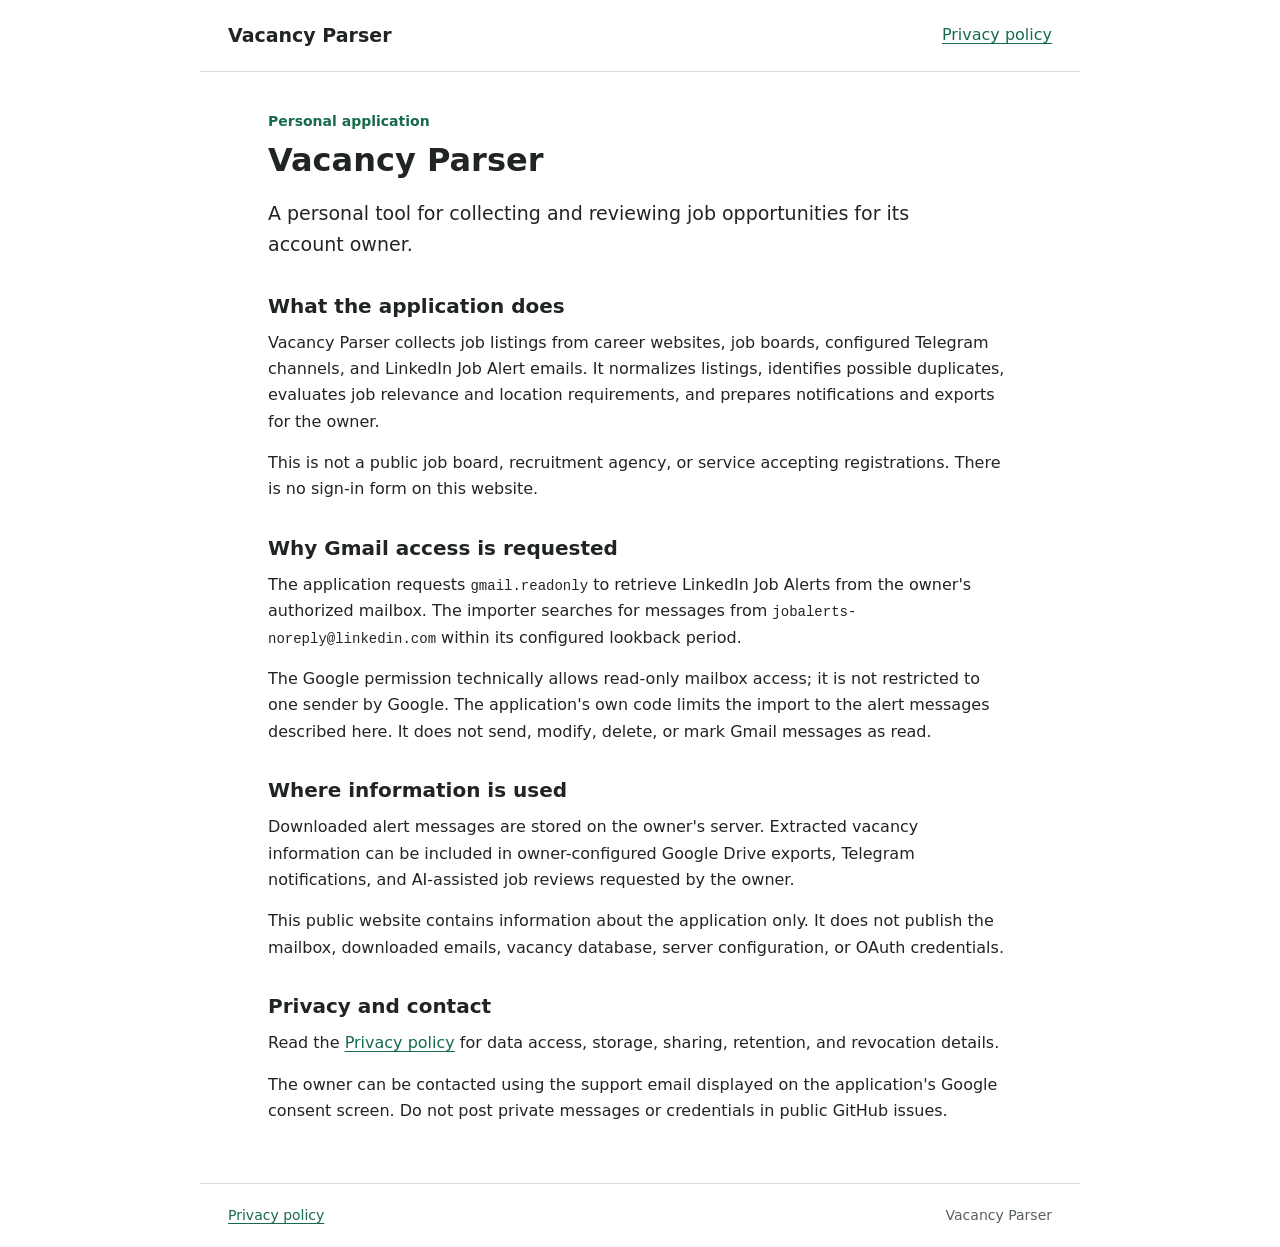
<file: index.html>
<!doctype html>
<html lang="en">
<head>
  <meta charset="utf-8">
  <meta name="viewport" content="width=device-width, initial-scale=1">
  <meta name="description" content="Vacancy Parser is a personal job-monitoring tool. Information about its read-only Gmail integration and privacy practices.">
  <title>Vacancy Parser</title>
  <link rel="stylesheet" href="styles.css">
</head>
<body>
  <header><a class="brand" href="./">Vacancy Parser</a><nav aria-label="Main"><a href="privacy.html">Privacy policy</a></nav></header>
  <main>
    <p class="label">Personal application</p>
    <h1>Vacancy Parser</h1>
    <p class="intro">A personal tool for collecting and reviewing job opportunities for its account owner.</p>
    <section>
      <h2>What the application does</h2>
      <p>Vacancy Parser collects job listings from career websites, job boards, configured Telegram channels, and LinkedIn Job Alert emails. It normalizes listings, identifies possible duplicates, evaluates job relevance and location requirements, and prepares notifications and exports for the owner.</p>
      <p>This is not a public job board, recruitment agency, or service accepting registrations. There is no sign-in form on this website.</p>
    </section>
    <section>
      <h2>Why Gmail access is requested</h2>
      <p>The application requests <code>gmail.readonly</code> to retrieve LinkedIn Job Alerts from the owner's authorized mailbox. The importer searches for messages from <code>jobalerts-noreply@linkedin.com</code> within its configured lookback period.</p>
      <p>The Google permission technically allows read-only mailbox access; it is not restricted to one sender by Google. The application's own code limits the import to the alert messages described here. It does not send, modify, delete, or mark Gmail messages as read.</p>
    </section>
    <section>
      <h2>Where information is used</h2>
      <p>Downloaded alert messages are stored on the owner's server. Extracted vacancy information can be included in owner-configured Google Drive exports, Telegram notifications, and AI-assisted job reviews requested by the owner.</p>
      <p>This public website contains information about the application only. It does not publish the mailbox, downloaded emails, vacancy database, server configuration, or OAuth credentials.</p>
    </section>
    <section>
      <h2>Privacy and contact</h2>
      <p>Read the <a href="privacy.html">Privacy policy</a> for data access, storage, sharing, retention, and revocation details.</p>
      <p>The owner can be contacted using the support email displayed on the application's Google consent screen. Do not post private messages or credentials in public GitHub issues.</p>
    </section>
  </main>
  <footer><a href="privacy.html">Privacy policy</a><span>Vacancy Parser</span></footer>
</body>
</html>
</file>
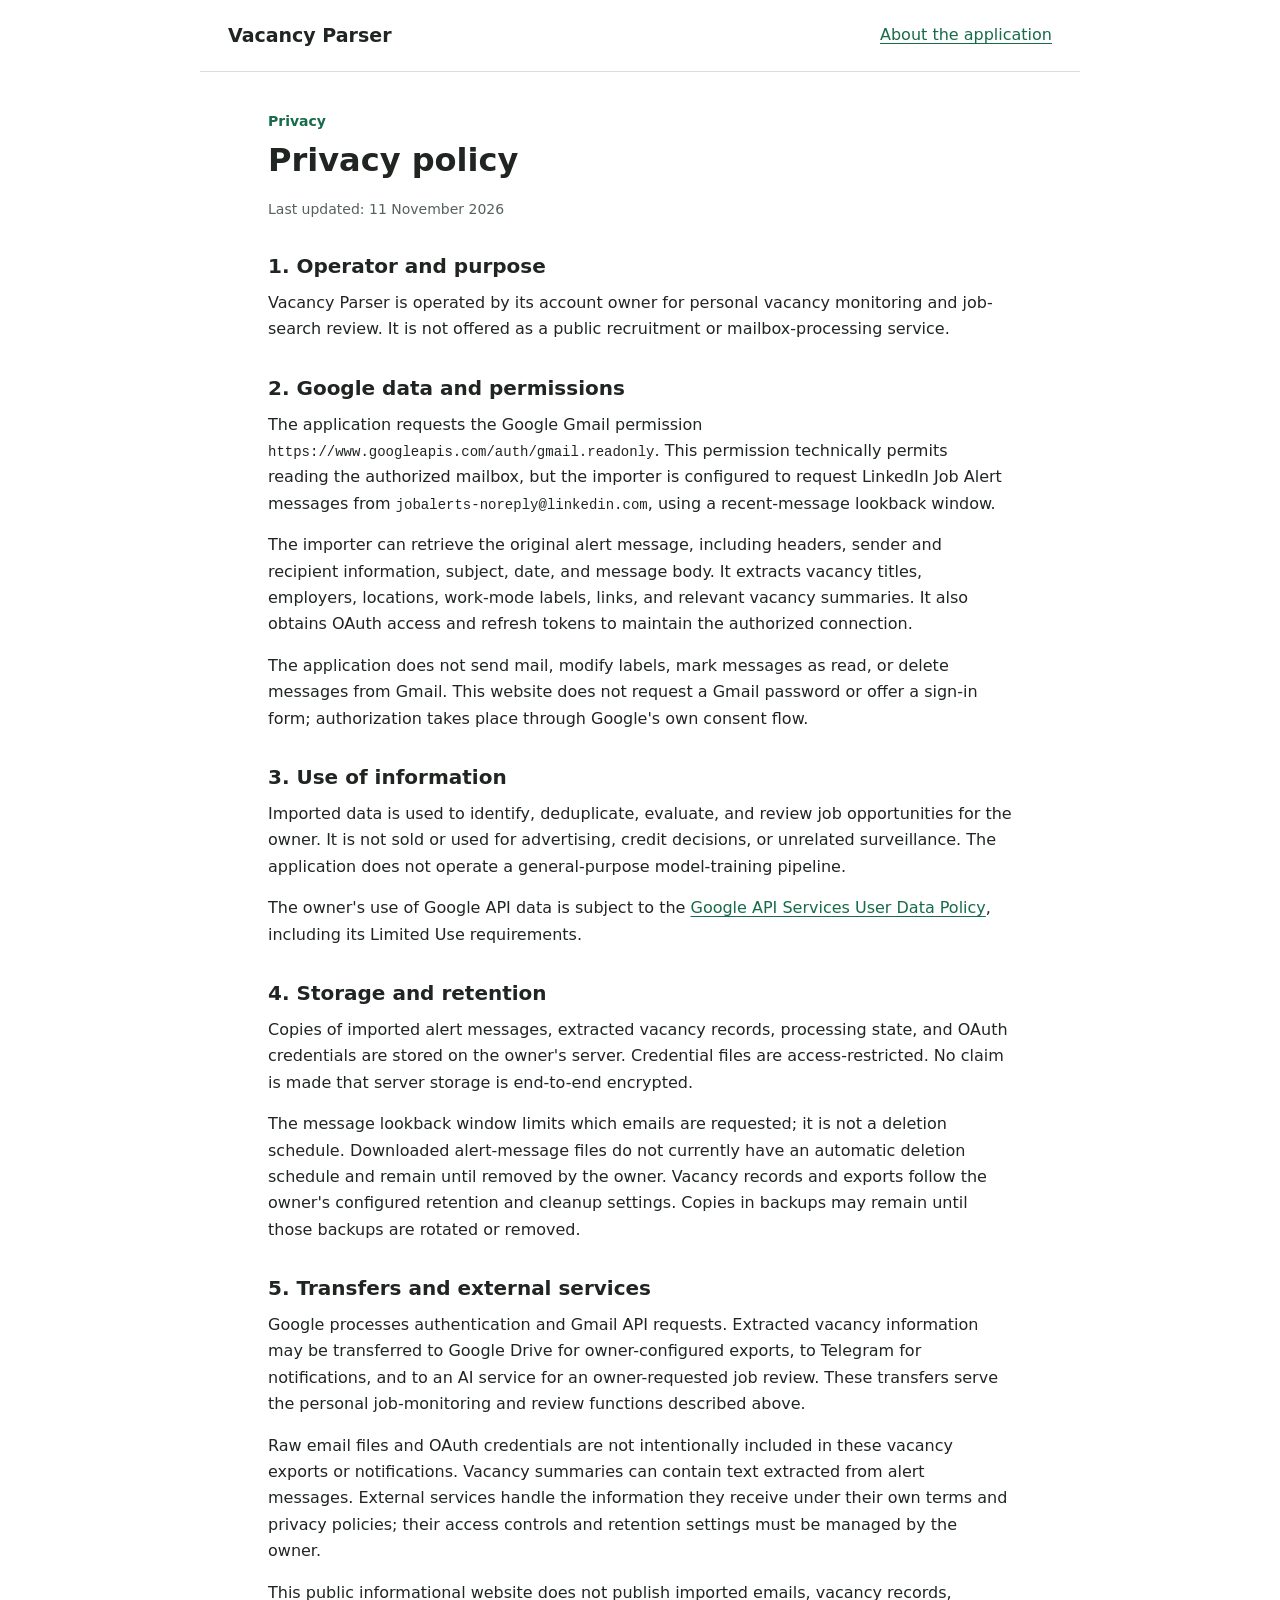
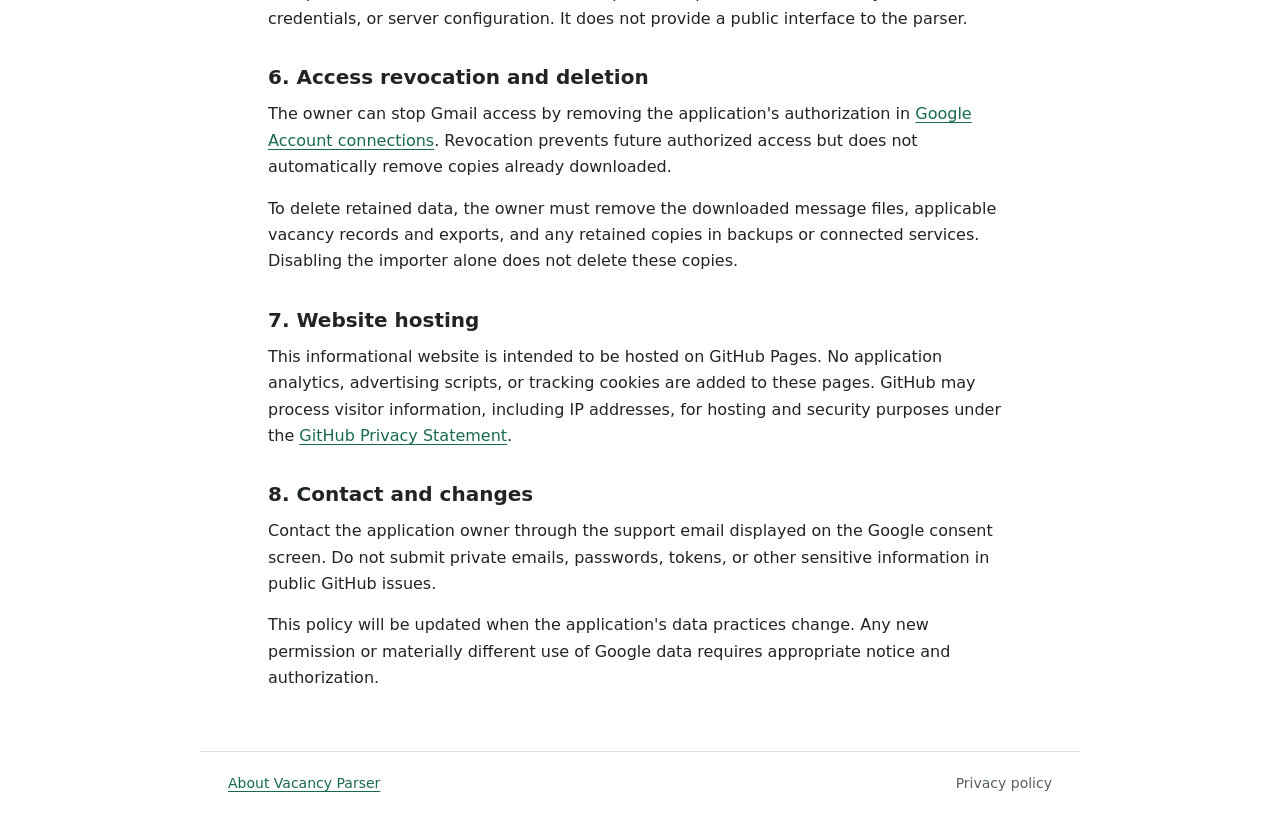
<file: privacy.html>
<!doctype html>
<html lang="en">
<head>
  <meta charset="utf-8">
  <meta name="viewport" content="width=device-width, initial-scale=1">
  <meta name="description" content="Privacy policy for the personal Vacancy Parser application and its read-only Gmail integration.">
  <title>Privacy policy | Vacancy Parser</title>
  <link rel="stylesheet" href="styles.css">
</head>
<body>
  <header><a class="brand" href="./">Vacancy Parser</a><nav aria-label="Main"><a href="./">About the application</a></nav></header>
  <main>
    <p class="label">Privacy</p>
    <h1>Privacy policy</h1>
    <p class="updated">Last updated: 11 November 2026</p>
    <section>
      <h2>1. Operator and purpose</h2>
      <p>Vacancy Parser is operated by its account owner for personal vacancy monitoring and job-search review. It is not offered as a public recruitment or mailbox-processing service.</p>
    </section>
    <section>
      <h2>2. Google data and permissions</h2>
      <p>The application requests the Google Gmail permission <code>https://www.googleapis.com/auth/gmail.readonly</code>. This permission technically permits reading the authorized mailbox, but the importer is configured to request LinkedIn Job Alert messages from <code>jobalerts-noreply@linkedin.com</code>, using a recent-message lookback window.</p>
      <p>The importer can retrieve the original alert message, including headers, sender and recipient information, subject, date, and message body. It extracts vacancy titles, employers, locations, work-mode labels, links, and relevant vacancy summaries. It also obtains OAuth access and refresh tokens to maintain the authorized connection.</p>
      <p>The application does not send mail, modify labels, mark messages as read, or delete messages from Gmail. This website does not request a Gmail password or offer a sign-in form; authorization takes place through Google's own consent flow.</p>
    </section>
    <section>
      <h2>3. Use of information</h2>
      <p>Imported data is used to identify, deduplicate, evaluate, and review job opportunities for the owner. It is not sold or used for advertising, credit decisions, or unrelated surveillance. The application does not operate a general-purpose model-training pipeline.</p>
      <p>The owner's use of Google API data is subject to the <a href="https://developers.google.com/terms/api-services-user-data-policy">Google API Services User Data Policy</a>, including its Limited Use requirements.</p>
    </section>
    <section>
      <h2>4. Storage and retention</h2>
      <p>Copies of imported alert messages, extracted vacancy records, processing state, and OAuth credentials are stored on the owner's server. Credential files are access-restricted. No claim is made that server storage is end-to-end encrypted.</p>
      <p>The message lookback window limits which emails are requested; it is not a deletion schedule. Downloaded alert-message files do not currently have an automatic deletion schedule and remain until removed by the owner. Vacancy records and exports follow the owner's configured retention and cleanup settings. Copies in backups may remain until those backups are rotated or removed.</p>
    </section>
    <section>
      <h2>5. Transfers and external services</h2>
      <p>Google processes authentication and Gmail API requests. Extracted vacancy information may be transferred to Google Drive for owner-configured exports, to Telegram for notifications, and to an AI service for an owner-requested job review. These transfers serve the personal job-monitoring and review functions described above.</p>
      <p>Raw email files and OAuth credentials are not intentionally included in these vacancy exports or notifications. Vacancy summaries can contain text extracted from alert messages. External services handle the information they receive under their own terms and privacy policies; their access controls and retention settings must be managed by the owner.</p>
      <p>This public informational website does not publish imported emails, vacancy records, credentials, or server configuration. It does not provide a public interface to the parser.</p>
    </section>
    <section>
      <h2>6. Access revocation and deletion</h2>
      <p>The owner can stop Gmail access by removing the application's authorization in <a href="https://myaccount.google.com/connections">Google Account connections</a>. Revocation prevents future authorized access but does not automatically remove copies already downloaded.</p>
      <p>To delete retained data, the owner must remove the downloaded message files, applicable vacancy records and exports, and any retained copies in backups or connected services. Disabling the importer alone does not delete these copies.</p>
    </section>
    <section>
      <h2>7. Website hosting</h2>
      <p>This informational website is intended to be hosted on GitHub Pages. No application analytics, advertising scripts, or tracking cookies are added to these pages. GitHub may process visitor information, including IP addresses, for hosting and security purposes under the <a href="https://docs.github.com/en/site-policy/privacy-policies/github-general-privacy-statement">GitHub Privacy Statement</a>.</p>
    </section>
    <section>
      <h2>8. Contact and changes</h2>
      <p>Contact the application owner through the support email displayed on the Google consent screen. Do not submit private emails, passwords, tokens, or other sensitive information in public GitHub issues.</p>
      <p>This policy will be updated when the application's data practices change. Any new permission or materially different use of Google data requires appropriate notice and authorization.</p>
    </section>
  </main>
  <footer><a href="./">About Vacancy Parser</a><span>Privacy policy</span></footer>
</body>
</html>
</file>
<file: styles.css>
:root { color-scheme: light; font-family: system-ui, -apple-system, "Segoe UI", sans-serif; color: #202522; background: #fff; }
* { box-sizing: border-box; }
body { margin: 0; line-height: 1.65; font-size: 16px; letter-spacing: 0; }
header, footer { max-width: 880px; margin: auto; padding: 20px 28px; display: flex; gap: 16px; justify-content: space-between; flex-wrap: wrap; }
header { border-bottom: 1px solid #d8dedb; align-items: center; }
.brand { font-weight: 700; color: #202522; text-decoration: none; font-size: 19px; }
a { color: #176b4a; text-underline-offset: 3px; overflow-wrap: anywhere; }
a:focus-visible { outline: 3px solid #b8621c; outline-offset: 4px; }
main { max-width: 800px; margin: auto; padding: 38px 28px 44px; }
h1 { font-size: 32px; line-height: 1.2; margin: 8px 0 18px; }
h2 { font-size: 20px; line-height: 1.35; margin: 0 0 10px; }
p { margin: 0 0 15px; }
.intro { font-size: 19px; max-width: 650px; }
.label { color: #176b4a; font-weight: 600; margin: 0; font-size: 14px; }
.updated { color: #56615b; font-size: 14px; }
section { margin-top: 32px; }
code { font-size: 14px; overflow-wrap: anywhere; }
footer { border-top: 1px solid #d8dedb; color: #56615b; font-size: 14px; }
@media (max-width: 480px) { header, footer { padding: 18px 20px; } main { padding: 28px 20px 36px; } h1 { font-size: 29px; } }
</file>
